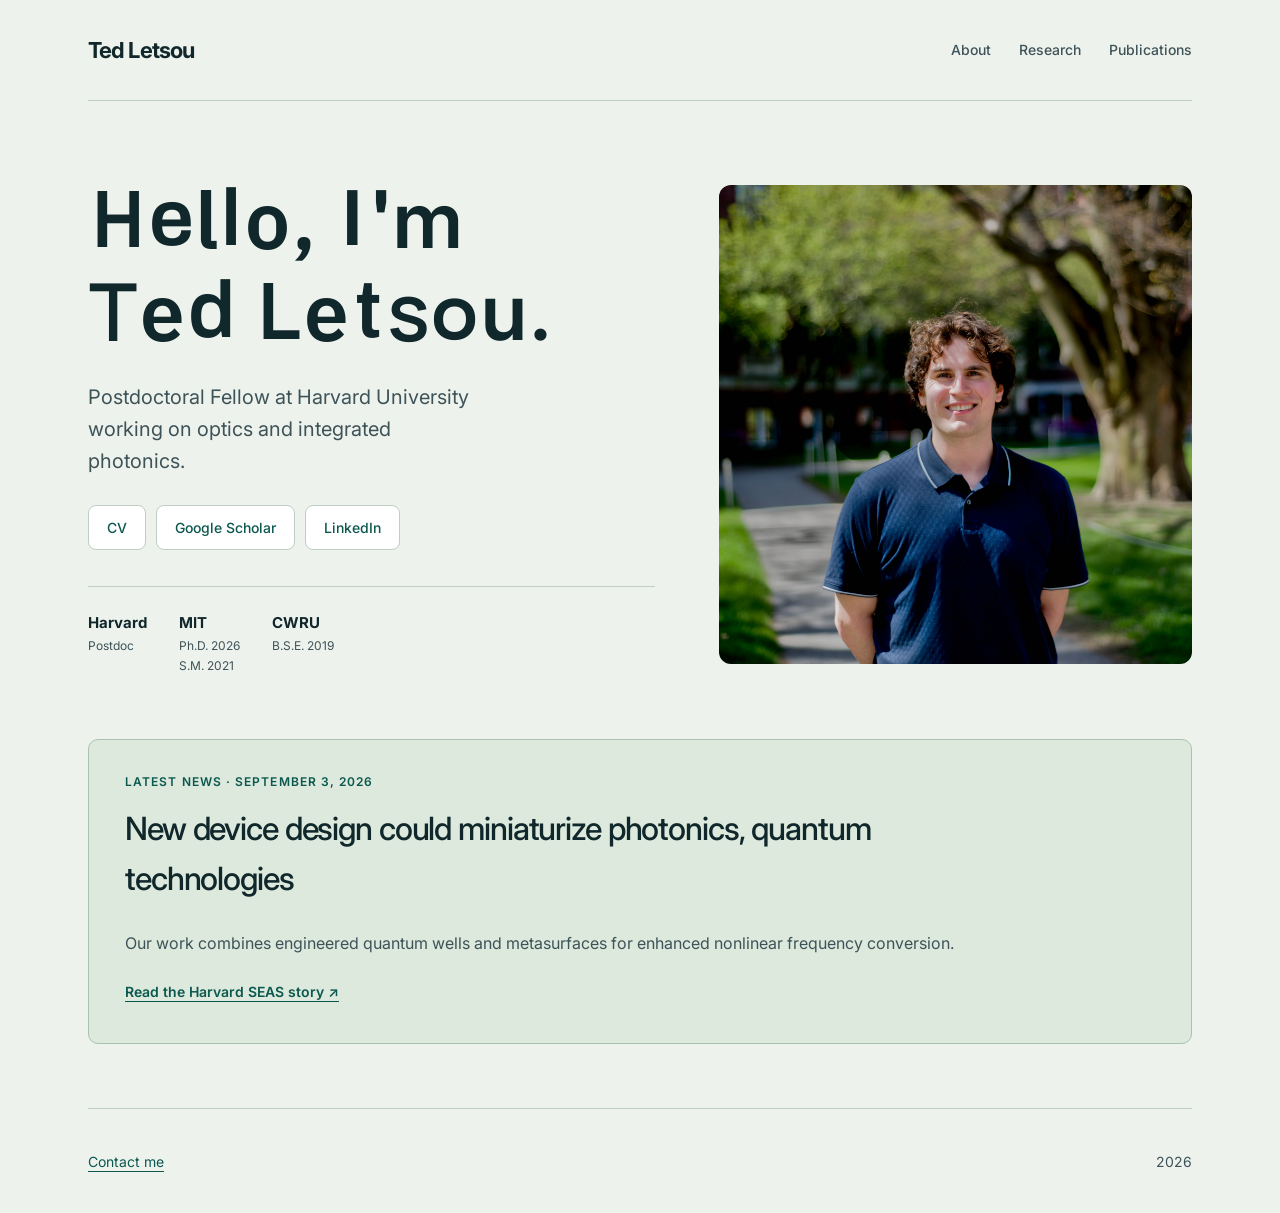
<file: index.html>
<!DOCTYPE html>
<html lang="en">

<head>
  <meta charset="UTF-8" />
  <meta name="viewport" content="width=device-width, initial-scale=1.0" />
  <title>Ted Letsou</title>
  <link rel="icon" type="image/svg+xml" href="./assets/favicon.svg" />
  <meta name="description"
    content="Ted Letsou is a photonics researcher working across optics, lasers, and integrated photonics." />
  <link rel="preconnect" href="https://fonts.googleapis.com" />
  <link rel="preconnect" href="https://fonts.gstatic.com" crossorigin />
  <link href="https://fonts.googleapis.com/css2?family=Inter:wght@300;400;500;600;700;800&display=swap"
    rel="stylesheet" />
  <link href="https://fonts.googleapis.com/css2?family=Archivo:wght@600&family=IBM+Plex+Sans:wght@600&family=Manrope:wght@600&family=Space+Grotesk:wght@600&display=swap" rel="stylesheet" />
  <link rel="stylesheet" href="./styles.css?v=20261006b" />
</head>

<body class="landing-page">


  <a class="skip-link" href="#main">Skip to content</a>
  <div class="page-shell">
    <header class="site-header">
      <div class="site-header__inner">
        <a class="brand" href="./index.html">Ted Letsou</a>

        <nav class="site-nav" aria-label="Primary">
          <a href="./about.html">About</a>
          <a href="./research.html">Research</a>
          <a href="./publications.html">Publications</a>
        </nav>
      </div>
    </header>

    <main id="main" class="hero-wrap">
      <section class="hero">
        <div class="hero__copy">
          <h1 class="hero__title">
            <span class="hero__title-line">Hello, I'm</span>
            <span class="hero__title-line">Ted Letsou.</span>
          </h1>

          <p class="hero__lead">
            Postdoctoral Fellow at Harvard University working on optics and integrated photonics.
          </p>

          <div class="hero__links" id="about">
            <a href="./CV_2026.pdf" target="_blank" rel="noreferrer">CV</a>
            <a href="https://scholar.google.com/citations?hl=en&user=Lo55KNkAAAAJ" target="_blank" rel="noreferrer">
              Google Scholar
            </a>
            <a href="https://www.linkedin.com/in/tedletsou/" target="_blank" rel="noreferrer">
              LinkedIn
            </a>
          </div>

          <div class="hero__stats">
            <div>
              <strong>Harvard</strong>
              <span>Postdoc</span>
            </div>
            <div>
              <strong>MIT</strong>
              <span>Ph.D. 2026</span>
              <span>S.M. 2021</span>
            </div>
            <div>
              <strong>CWRU</strong>
              <span>B.S.E. 2019</span>
            </div>
          </div>
        </div>

        <div class="hero__visual">
          <div class="portrait-ring">
            <img class="portrait-image" src="./assets/cropped2.jpg" alt="Headshot of Ted Letsou" />
          </div>
        </div>
      </section>

      <section class="news-strip news-strip--landing news-strip--featured" aria-label="Latest news"><p class="news-strip__label">Latest news · <time datetime="2026-09-03">September 3, 2026</time></p>
<h2 class="news-strip__text">New device design could miniaturize photonics, quantum technologies</h2>
<p>Our work combines engineered quantum wells and metasurfaces for enhanced nonlinear frequency conversion.</p>
<a class="news-strip__link" href="https://seas.harvard.edu/news/new-device-design-could-miniaturize-photonics-quantum-technologies" target="_blank" rel="noreferrer">Read the Harvard SEAS story ↗</a></section>
    </main>

    <footer class="site-footer" id="contact">
      <a href="mailto:ted@letsou.net">Contact me</a>
      <p>2026</p>
    </footer>
  </div>

    <script src="./script.js?v=20261006b"></script>
</body>

</html>
</file>
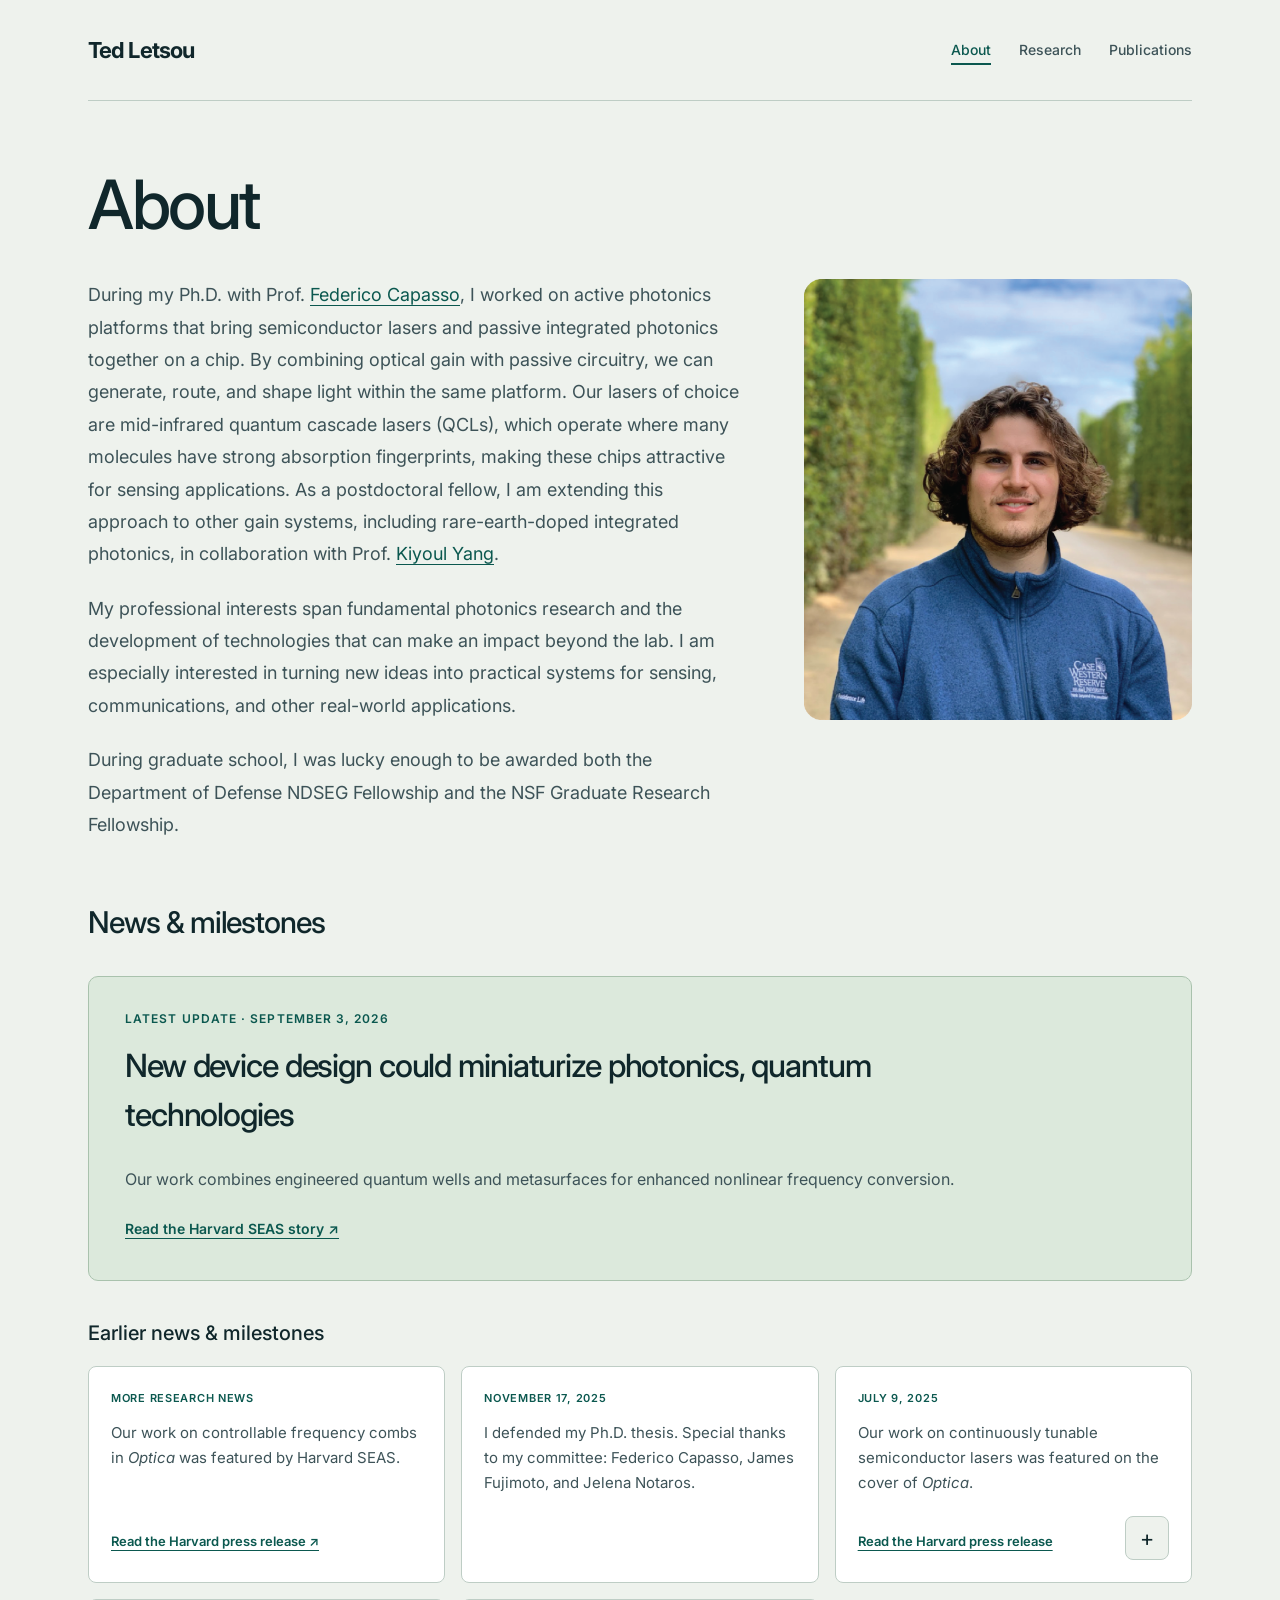
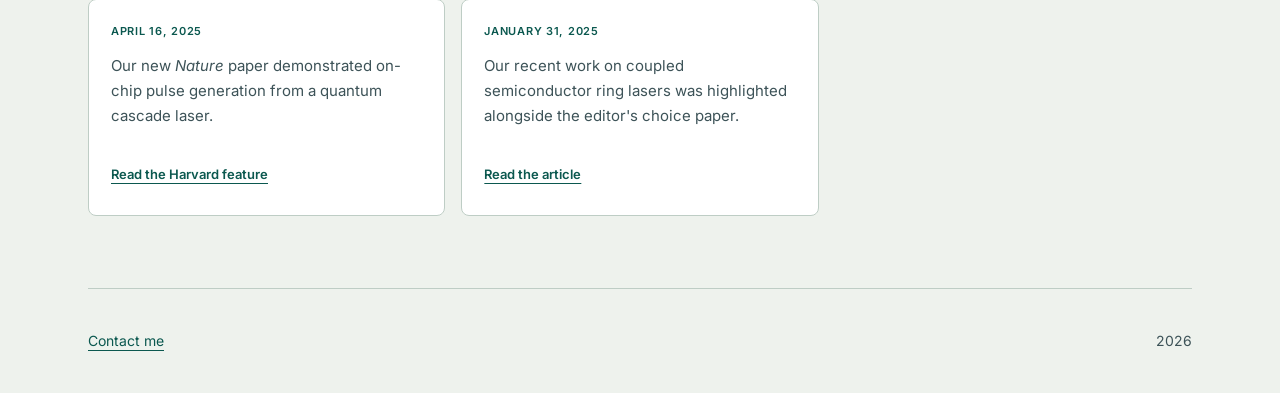
<file: about.html>
<!DOCTYPE html>
<html lang="en">

<head>
  <meta charset="UTF-8" />
  <meta name="viewport" content="width=device-width, initial-scale=1.0" />
  <title>Ted Letsou | About</title>
  <link rel="icon" type="image/svg+xml" href="./assets/favicon.svg" />
  <meta name="description"
    content="Background and recent news for Ted Letsou, a postdoctoral fellow working in optics and photonics." />
  <link rel="preconnect" href="https://fonts.googleapis.com" />
  <link rel="preconnect" href="https://fonts.gstatic.com" crossorigin />
  <link href="https://fonts.googleapis.com/css2?family=Inter:wght@300;400;500;600;700;800&display=swap"
    rel="stylesheet" />
    <link rel="stylesheet" href="./styles.css?v=20261006b" />
</head>

<body class="content-page-body">
  <a class="skip-link" href="#main">Skip to content</a>
  <div class="page-shell">
    <header class="site-header">
      <div class="site-header__inner">
        <a class="brand" href="./index.html">Ted Letsou</a>

        <nav class="site-nav" aria-label="Primary">
          <a href="./about.html" aria-current="page">About</a>
          <a href="./research.html">Research</a>
          <a href="./publications.html">Publications</a>
        </nav>
      </div>
    </header>

    <main id="main" class="content-page">
      <section class="content-page__header content-page__header--compact">
        <h1 class="page-title">
          <span class="page-title__line">About</span>
        </h1>
      </section>

      <section class="about-intro">
        <div class="about-intro__copy">
          <p class="content-page__lead content-page__lead--wide">
            During my Ph.D. with Prof.
            <a href="https://capasso.seas.harvard.edu/" target="_blank" rel="noreferrer">Federico Capasso</a>,
            I worked on active photonics platforms that bring semiconductor lasers and passive integrated
            photonics together on a chip. By combining optical gain with passive circuitry, we can generate,
            route, and shape light within the same platform. Our lasers of choice are mid-infrared quantum
            cascade lasers (QCLs), which operate where many molecules have strong absorption fingerprints,
            making these chips attractive for sensing applications. As a postdoctoral fellow, I am extending
            this approach to other gain systems, including rare-earth-doped integrated photonics, in
            collaboration with Prof.
            <a href="https://sites.google.com/g.harvard.edu/y-lab" target="_blank" rel="noreferrer">Kiyoul Yang</a>.
          </p>
          <p class="content-page__lead content-page__lead--wide">
            My professional interests span fundamental photonics research and the development of technologies that can
            make an impact beyond the lab. I am especially interested in turning new ideas into practical systems for
            sensing, communications, and other real-world applications.
          </p>
          <p class="content-page__lead content-page__lead--wide">
            During graduate school, I was lucky enough to be awarded both the Department of Defense NDSEG Fellowship and
            the NSF Graduate Research Fellowship.
          </p>
        </div>

        <div class="about-intro__visual">
          <img class="about-intro__image" src="./assets/pic.png" alt="Headshot of Ted Letsou" />
        </div>
      </section>

      <section class="content-page__header content-page__header--compact news-carousel__header">
        <h2 class="news-section-title">News &amp; milestones</h2>
        
      </section>

      <section class="news-carousel" aria-label="News and milestones">
        <div class="news-carousel__viewport">
          <div class="news-carousel__track">
<article class="news-strip news-carousel__item news-strip--featured"><p class="news-strip__label">Latest update · <time datetime="2026-09-03">September 3, 2026</time></p>
<h2 class="news-strip__text">New device design could miniaturize photonics, quantum technologies</h2>
<p>Our work combines engineered quantum wells and metasurfaces for enhanced nonlinear frequency conversion.</p>
<a class="news-strip__link" href="https://seas.harvard.edu/news/new-device-design-could-miniaturize-photonics-quantum-technologies" target="_blank" rel="noreferrer">Read the Harvard SEAS story ↗</a></article>
<h3 class="news-archive-title">Earlier news &amp; milestones</h3>
            <article class="news-strip news-carousel__item"><p class="news-strip__label">More research news</p><p class="news-strip__text">Our work on controllable frequency combs in <em>Optica</em> was featured by Harvard SEAS.</p><a class="news-strip__link" href="https://seas.harvard.edu/news/racetrack-shaped-lasers-bright-stable-frequency-combs" target="_blank" rel="noreferrer">Read the Harvard press release ↗</a></article>
<article class="news-strip news-strip--page news-carousel__item">
              <p class="news-strip__label">November 17, 2025</p>
              <p class="news-strip__text">
                I defended my Ph.D. thesis. Special thanks to my committee: Federico Capasso, James
                Fujimoto, and Jelena Notaros.
              </p>
            </article>

            <article
              class="news-strip news-strip--page news-carousel__item news-card news-card--interactive js-news-card">
              <button class="news-card__surface js-news-surface" type="button" aria-expanded="false">
                <p class="news-strip__label">July 9, 2025</p>
                <p class="news-strip__text">
                  Our work on continuously tunable semiconductor lasers was featured on the cover of
                  <em>Optica</em>.
                </p>
              </button>
              <div class="news-card__details js-news-details" hidden>
                <a href="https://opg.optica.org/optica/aboutthecover.cfm?issue=7&amp;volume=12" target="_blank" rel="noreferrer" aria-label="View the Optica cover source">
                <img class="news-card__cover" src="./assets/optica-cover.jpg?v=20261005d"
                  alt="Optica July 2025 cover featuring continuously tunable semiconductor lasers" width="928" height="1200" />
                </a>
              </div>
              <div class="news-card__footer">
                <a class="news-strip__link news-card__link" href="https://seas.harvard.edu/news/tunable-laser-light"
                  target="_blank" rel="noreferrer">
                  Read the Harvard press release
                </a>
                <button class="news-card__toggle js-news-toggle" type="button"
                  aria-expanded="false">
                  +
                </button>
              </div>
            </article>

            <article class="news-strip news-strip--page news-carousel__item">
              <p class="news-strip__label">April 16, 2025</p>
              <p class="news-strip__text">
                Our new <em>Nature</em> paper demonstrated on-chip pulse generation from a quantum
                cascade laser.
              </p>
              <a class="news-strip__link" href="https://seas.harvard.edu/news/compact-mid-infrared-pulse-generator"
                target="_blank" rel="noreferrer">
                Read the Harvard feature
              </a>
            </article>

            <article class="news-strip news-strip--page news-carousel__item">
              <p class="news-strip__label">January 31, 2025</p>
              <p class="news-strip__text">
                Our recent work on coupled semiconductor ring lasers was highlighted alongside the
                editor&apos;s choice paper.
              </p>
              <a class="news-strip__link"
                href="https://phys.org/news/2025-01-coupled-semiconductor-lasers-generate-optical.html" target="_blank"
                rel="noreferrer">
                Read the article
              </a>
            </article>
          </div>
        </div>
      </section>
    </main>

    <footer class="site-footer">
      <a href="mailto:ted@letsou.net">Contact me</a>
      <p>2026</p>
    </footer>
  </div>

    <script src="./script.js?v=20261006b"></script>
</body>

</html>
</file>
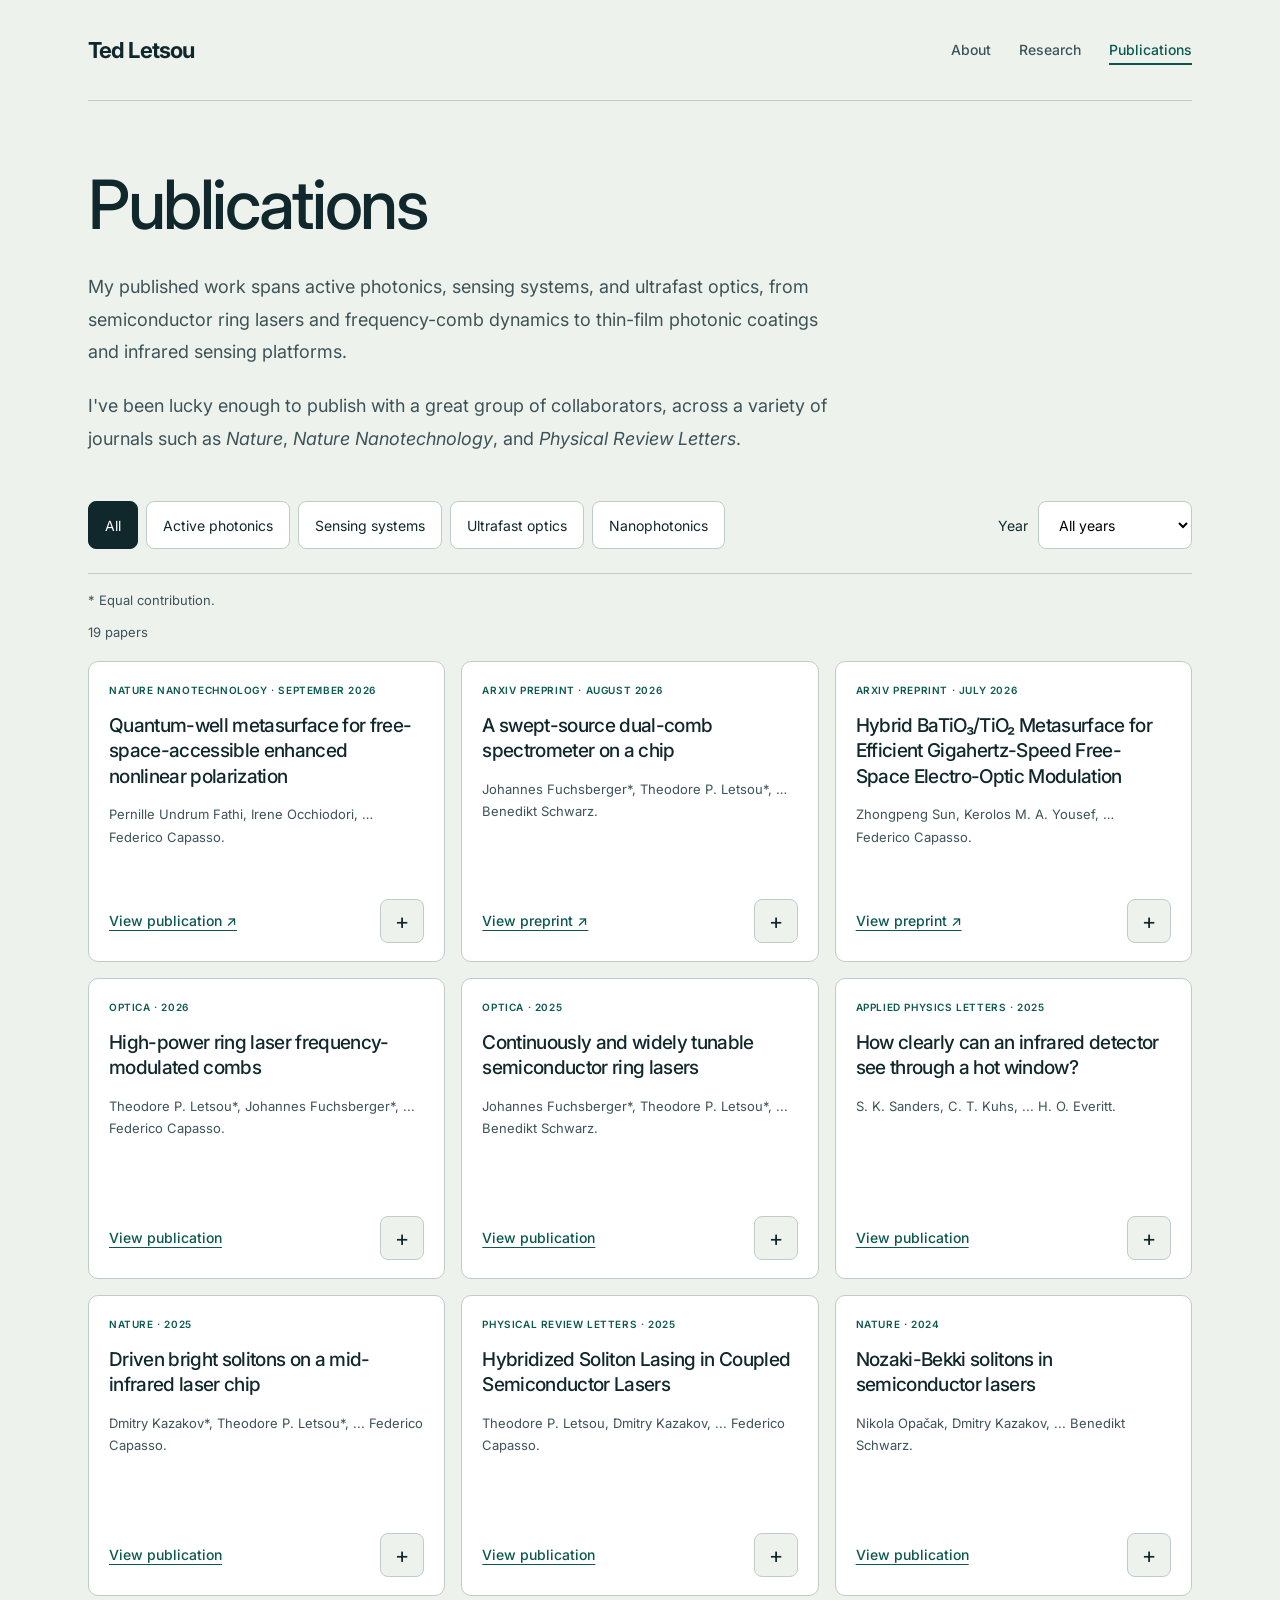
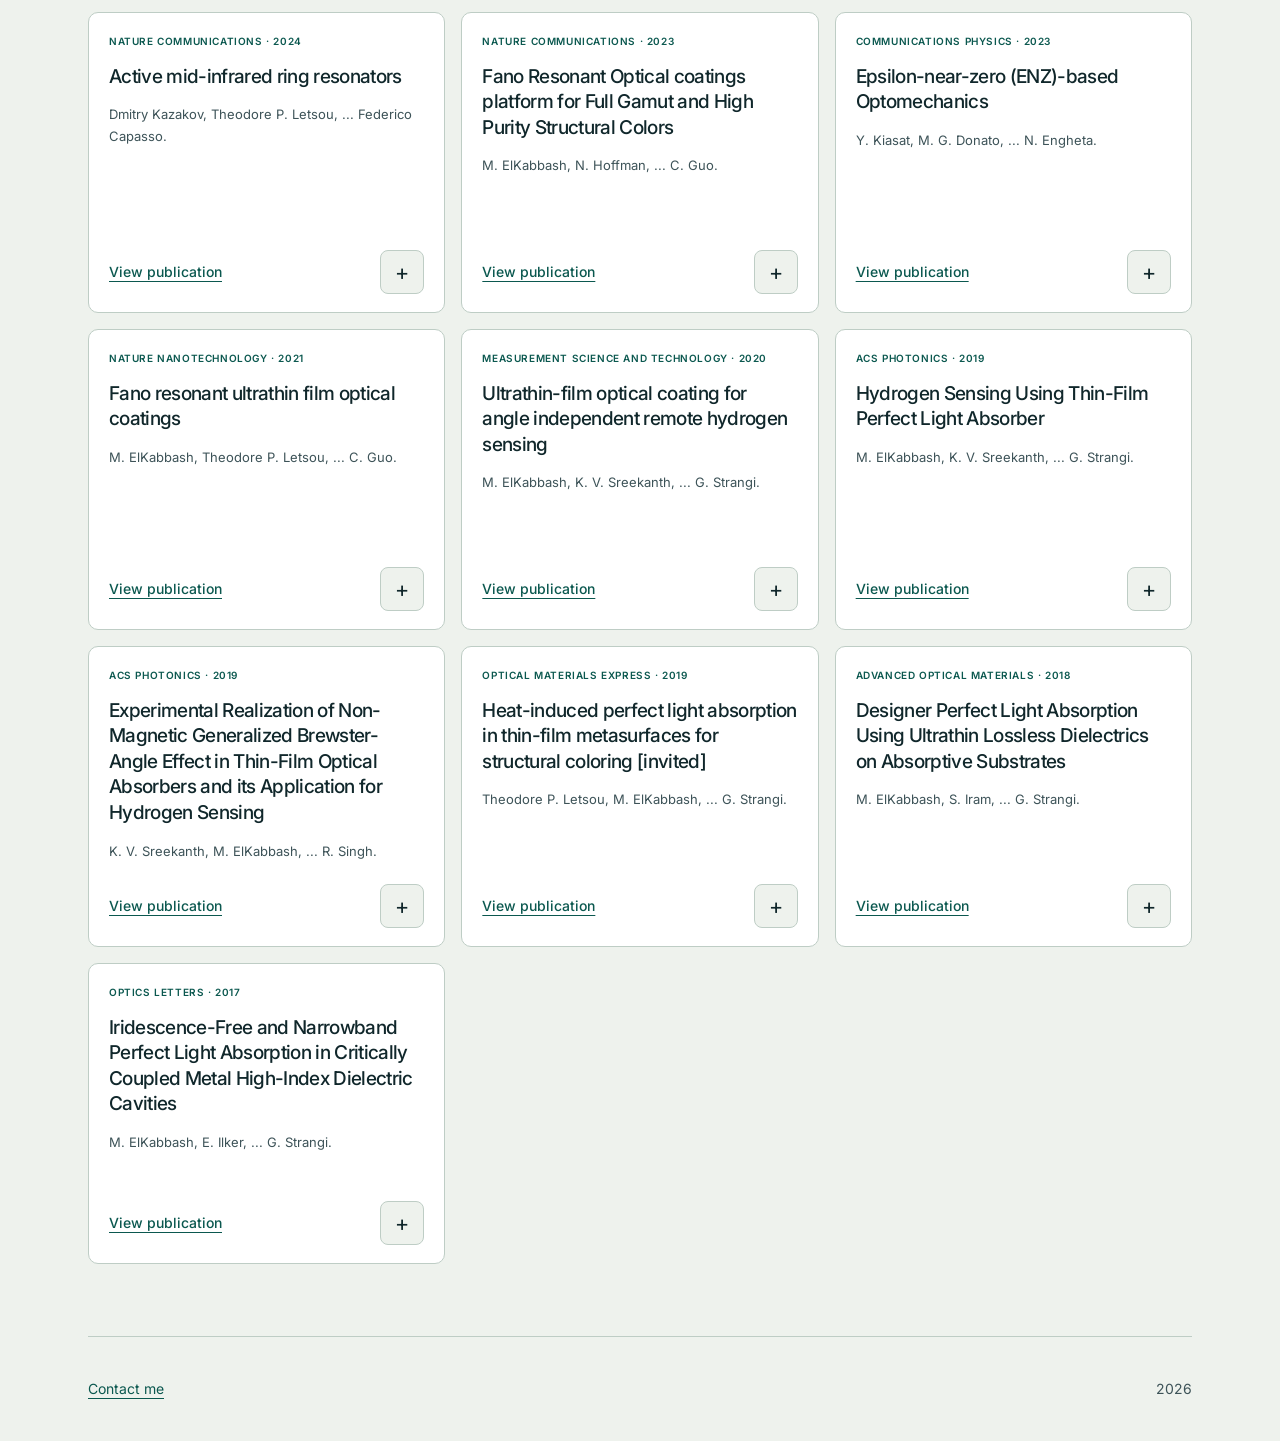
<file: publications.html>
<!DOCTYPE html>
<html lang="en">

<head>
  <meta charset="UTF-8" />
  <meta name="viewport" content="width=device-width, initial-scale=1.0" />
  <title>Ted Letsou | Publications</title>
  <link rel="icon" type="image/svg+xml" href="./assets/favicon.svg" />
  <meta name="description"
    content="Published work by Ted Letsou across active photonics, sensing systems, and ultrafast optical dynamics." />
  <link rel="preconnect" href="https://fonts.googleapis.com" />
  <link rel="preconnect" href="https://fonts.gstatic.com" crossorigin />
  <link href="https://fonts.googleapis.com/css2?family=Inter:wght@300;400;500;600;700;800&display=swap"
    rel="stylesheet" />
  <link rel="stylesheet" href="./styles.css?v=20261006b" />
</head>

<body class="content-page-body">
  <a class="skip-link" href="#main">Skip to content</a>
  <div class="page-shell">
    <header class="site-header">
      <div class="site-header__inner">
        <a class="brand" href="./index.html">Ted Letsou</a>

        <nav class="site-nav" aria-label="Primary">
          <a href="./about.html">About</a>
          <a href="./research.html">Research</a>
          <a href="./publications.html" aria-current="page">Publications</a>
        </nav>
      </div>
    </header>

    <main id="main" class="content-page">
      <section class="content-page__header content-page__header--compact">
        <h1 class="page-title">
          <span class="page-title__line">Publications</span>
        </h1>
        <p class="content-page__lead">
          My published work spans active photonics, sensing systems, and ultrafast optics, from
          semiconductor ring lasers and frequency-comb dynamics to thin-film photonic coatings
          and infrared sensing platforms.
        </p>
        <p class="content-page__lead">
          I've been lucky enough to publish with a great group of collaborators, across
          a variety of journals such as <i>Nature</i>, <i>Nature Nanotechnology</i>, and <i>Physical Review Letters</i>.
        </p>
      </section>

      <section class="publication-controls" aria-label="Publication filters">
        <div class="publication-controls__themes" role="group" aria-label="Themes">
          <button class="publication-filter is-active" type="button" data-theme="all">All</button>
          <button class="publication-filter" type="button" data-theme="active-photonics">Active photonics</button>
          <button class="publication-filter" type="button" data-theme="sensing-systems">Sensing systems</button>
          <button class="publication-filter" type="button" data-theme="ultrafast-optics">Ultrafast optics</button>
<button class="publication-filter" type="button" data-theme="nanophotonics">Nanophotonics</button>
        </div>

        <label class="publication-controls__year">
          <span>Year</span>
          <select class="publication-year-select" aria-label="Filter by year">
            <option value="all">All years</option>
            <option value="2026">2026</option>
            <option value="2025">2025</option>
            <option value="2024">2024</option>
            <option value="2023">2023</option>
            <option value="2021">2021</option>
            <option value="2020">2020</option>
            <option value="2019">2019</option>
            <option value="2018">2018</option>
            <option value="2017">2017</option>
          </select>
        </label>
      </section>

      <p class="contribution-note">* Equal contribution.</p>
      <p class="publication-status" role="status" aria-live="polite"></p>
<section class="publication-grid publication-grid--three" aria-label="Publication list">
<article class="publication-card publication-card--compact publication-card--interactive js-publication-card" data-themes="nanophotonics" data-year="2026">
 <button class="publication-card__surface js-publication-surface" type="button" aria-expanded="false">
 <p class="publication-card__meta">Nature Nanotechnology · September 2026</p><h2>Quantum-well metasurface for free-space-accessible enhanced nonlinear polarization</h2>
 <p class="publication-card__authors js-publication-authors" data-short-authors="Pernille Undrum Fathi, Irene Occhiodori, … Federico Capasso." data-full-authors="Pernille Undrum Fathi, Irene Occhiodori, Patrick Devaney, Amberly Ricks, Rithvik Ramesh, Yiwei Ju, Moaz Waqar, Theodore P. Letsou, Christina M. Spägele, Hyunseung Jung, Igal Brener, Xiaoqing Pan, Marcus Ossiander, Seth R. Bank, and Federico Capasso.">Pernille Undrum Fathi, Irene Occhiodori, … Federico Capasso.</p></button>
 <div class="publication-card__details js-publication-details" hidden><p class="publication-card__abstract">Engineered quantum wells and a dielectric metasurface enhance free-space-accessible nonlinear polarization for near-infrared frequency conversion.</p></div>
 <div class="publication-card__footer"><a class="publication-card__link" href="https://www.nature.com/articles/s41565-026-02268-0" target="_blank" rel="noreferrer">View publication ↗</a><button class="publication-card__toggle js-publication-toggle" type="button" aria-expanded="false" aria-label="Expand details">+</button></div></article>
<article class="publication-card publication-card--compact publication-card--interactive js-publication-card" data-themes="active-photonics sensing-systems ultrafast-optics" data-year="2026">
 <button class="publication-card__surface js-publication-surface" type="button" aria-expanded="false">
 <p class="publication-card__meta">arXiv preprint · August 2026</p><h2>A swept-source dual-comb spectrometer on a chip</h2>
 <p class="publication-card__authors js-publication-authors" data-short-authors="Johannes Fuchsberger*, Theodore P. Letsou*, … Benedikt Schwarz." data-full-authors="Johannes Fuchsberger*, Theodore P. Letsou*, Paul Chevalier, Marcus Ossiander, Dmitry Kazakov, Federico Capasso, and Benedikt Schwarz.">Johannes Fuchsberger*, Theodore P. Letsou*, … Benedikt Schwarz.</p></button>
 <div class="publication-card__details js-publication-details" hidden><p class="publication-card__abstract">Two racetrack semiconductor lasers on one chip enable swept-source dual-comb spectroscopy in the mid-infrared. Johannes Fuchsberger and Theodore P. Letsou contributed equally.</p></div>
 <div class="publication-card__footer"><a class="publication-card__link" href="https://arxiv.org/abs/2608.22827" target="_blank" rel="noreferrer">View preprint ↗</a><button class="publication-card__toggle js-publication-toggle" type="button" aria-expanded="false" aria-label="Expand details">+</button></div></article>
<article class="publication-card publication-card--compact publication-card--interactive js-publication-card" data-themes="nanophotonics" data-year="2026">
 <button class="publication-card__surface js-publication-surface" type="button" aria-expanded="false">
 <p class="publication-card__meta">arXiv preprint · July 2026</p><h2>Hybrid BaTiO₃/TiO₂ Metasurface for Efficient Gigahertz-Speed Free-Space Electro-Optic Modulation</h2>
 <p class="publication-card__authors js-publication-authors" data-short-authors="Zhongpeng Sun, Kerolos M. A. Yousef, … Federico Capasso." data-full-authors="Zhongpeng Sun, Kerolos M. A. Yousef, Michael Domm, Agham Posadas, Xudong Li, Marcus Ossiander, Maryna L. Meretska, Yiwei Ju, Isabel Barth, Jason Tischler, Theodore P. Letsou, Moaz Waqar, Amirhassan Shams-Ansari, Xiaoqing Pan, Alexander A. Demkov, and Federico Capasso.">Zhongpeng Sun, Kerolos M. A. Yousef, … Federico Capasso.</p></button>
 <div class="publication-card__details js-publication-details" hidden><p class="publication-card__abstract">A hybrid barium titanate and titanium dioxide metasurface enables efficient free-space electro-optic modulation with a measured bandwidth of approximately 0.8 GHz.</p></div>
 <div class="publication-card__footer"><a class="publication-card__link" href="https://arxiv.org/abs/2608.00286" target="_blank" rel="noreferrer">View preprint ↗</a><button class="publication-card__toggle js-publication-toggle" type="button" aria-expanded="false" aria-label="Expand details">+</button></div></article>
        <article class="publication-card publication-card--compact publication-card--interactive js-publication-card"
          data-themes="active-photonics ultrafast-optics" data-year="2026">
          <button class="publication-card__surface js-publication-surface" type="button" aria-expanded="false">
            <p class="publication-card__meta">Optica · 2026</p>
            <h2>High-power ring laser frequency-modulated combs</h2>
            <p class="publication-card__authors js-publication-authors"
              data-short-authors="Theodore P. Letsou*, Johannes Fuchsberger*, ... Federico Capasso."
              data-full-authors="Theodore P. Letsou*, Johannes Fuchsberger*, Nikola Opačak, Dmitry Kazakov, Pascal Chevalier, Benedikt Schwarz, and Federico Capasso.">
              Theodore P. Letsou*, Johannes Fuchsberger*, ... Federico Capasso.
            </p>
          </button>
          <div class="publication-card__details js-publication-details" hidden>
            <p class="publication-card__abstract">
              High-power semiconductor ring lasers engineered for robust frequency-modulated comb operation in the
              mid-infrared.
            </p>
          </div>
          <div class="publication-card__footer">
            <a class="publication-card__link" href="https://doi.org/10.1364/OPTICA.582100" target="_blank"
              rel="noreferrer">View publication</a>
            <button class="publication-card__toggle js-publication-toggle" type="button" aria-expanded="false"
              aria-label="Expand details">+</button>
          </div>
        </article>

        <article class="publication-card publication-card--compact publication-card--interactive js-publication-card"
          data-themes="active-photonics" data-year="2025">
          <button class="publication-card__surface js-publication-surface" type="button" aria-expanded="false">
            <p class="publication-card__meta">Optica · 2025</p>
            <h2>Continuously and widely tunable semiconductor ring lasers</h2>
            <p class="publication-card__authors js-publication-authors"
              data-short-authors="Johannes Fuchsberger*, Theodore P. Letsou*, ... Benedikt Schwarz."
              data-full-authors="Johannes Fuchsberger*, Theodore P. Letsou*, Dmitry Kazakov, Rolf Szedlak, Federico Capasso, and Benedikt Schwarz.">
              Johannes Fuchsberger*, Theodore P. Letsou*, ... Benedikt Schwarz.
            </p>
          </button>
          <div class="publication-card__details js-publication-details" hidden>
            <p class="publication-card__abstract">
              Widely tunable ring-laser architectures for compact active mid-infrared photonics platforms.
            </p>
          </div>
          <div class="publication-card__footer">
            <a class="publication-card__link" href="https://doi.org/10.1364/OPTICA.559884" target="_blank"
              rel="noreferrer">View publication</a>
            <button class="publication-card__toggle js-publication-toggle" type="button" aria-expanded="false"
              aria-label="Expand details">+</button>
          </div>
        </article>

        <article class="publication-card publication-card--compact publication-card--interactive js-publication-card"
          data-themes="sensing-systems" data-year="2025">
          <button class="publication-card__surface js-publication-surface" type="button" aria-expanded="false">
            <p class="publication-card__meta">Applied Physics Letters · 2025</p>
            <h2>How clearly can an infrared detector see through a hot window?</h2>
            <p class="publication-card__authors js-publication-authors"
              data-short-authors="S. K. Sanders, C. T. Kuhs, ... H. O. Everitt."
              data-full-authors="S. K. Sanders, C. T. Kuhs, Theodore P. Letsou, and Henry O. Everitt.">
              S. K. Sanders, C. T. Kuhs, ... H. O. Everitt.
            </p>
          </button>
          <div class="publication-card__details js-publication-details" hidden>
            <p class="publication-card__abstract">
              Infrared detection and imaging performance under thermally challenging sensing conditions.
            </p>
          </div>
          <div class="publication-card__footer">
            <a class="publication-card__link" href="https://doi.org/10.1063/5.0266983" target="_blank"
              rel="noreferrer">View publication</a>
            <button class="publication-card__toggle js-publication-toggle" type="button" aria-expanded="false"
              aria-label="Expand details">+</button>
          </div>
        </article>

        <article class="publication-card publication-card--compact publication-card--interactive js-publication-card"
          data-themes="ultrafast-optics active-photonics" data-year="2025">
          <button class="publication-card__surface js-publication-surface" type="button" aria-expanded="false">
            <p class="publication-card__meta">Nature · 2025</p>
            <h2>Driven bright solitons on a mid-infrared laser chip</h2>
            <p class="publication-card__authors js-publication-authors"
              data-short-authors="Dmitry Kazakov*, Theodore P. Letsou*, ... Federico Capasso."
              data-full-authors="Dmitry Kazakov*, Theodore P. Letsou*, Marco Piccardo, Lorenzo L. Columbo, Massimo Brambilla, Franco Prati, Sandro Dal Cin, Maximilian Beiser, Nikola Opačak, Michael Pushkarsky, David Caffey, Timothy Day, Luigi A. Lugiato, Benedikt Schwarz, and Federico Capasso.">
              Dmitry Kazakov*, Theodore P. Letsou*, ... Federico Capasso.
            </p>
          </button>
          <div class="publication-card__details js-publication-details" hidden>
            <p class="publication-card__abstract">
              Chip-scale bright soliton states in driven mid-infrared semiconductor laser systems.
            </p>
          </div>
          <div class="publication-card__footer">
            <a class="publication-card__link" href="https://doi.org/10.1038/s41586-025-08853-y" target="_blank"
              rel="noreferrer">View publication</a>
            <button class="publication-card__toggle js-publication-toggle" type="button" aria-expanded="false"
              aria-label="Expand details">+</button>
          </div>
        </article>

        <article class="publication-card publication-card--compact publication-card--interactive js-publication-card"
          data-themes="ultrafast-optics active-photonics" data-year="2025">
          <button class="publication-card__surface js-publication-surface" type="button" aria-expanded="false">
            <p class="publication-card__meta">Physical Review Letters · 2025</p>
            <h2>Hybridized Soliton Lasing in Coupled Semiconductor Lasers</h2>
            <p class="publication-card__authors js-publication-authors"
              data-short-authors="Theodore P. Letsou, Dmitry Kazakov, ... Federico Capasso."
              data-full-authors="Theodore P. Letsou, Dmitry Kazakov, Marco Piccardo, Pawan Ratra, Lorenzo L. Columbo, Massimo Brambilla, Franco Prati, Cristina Rimoldi, Sandro Dal Cin, Nikola Opačak, Henry O. Everitt, Benedikt Schwarz, and Federico Capasso.">
              Theodore P. Letsou, Dmitry Kazakov, ... Federico Capasso.
            </p>
          </button>
          <div class="publication-card__details js-publication-details" hidden>
            <p class="publication-card__abstract">
              Coupled semiconductor lasers supporting hybridized soliton lasing and controllable comb dynamics.
            </p>
          </div>
          <div class="publication-card__footer">
            <a class="publication-card__link" href="https://doi.org/10.1103/PhysRevLett.134.023802" target="_blank"
              rel="noreferrer">View publication</a>
            <button class="publication-card__toggle js-publication-toggle" type="button" aria-expanded="false"
              aria-label="Expand details">+</button>
          </div>
        </article>

        <article class="publication-card publication-card--compact publication-card--interactive js-publication-card"
          data-themes="ultrafast-optics active-photonics" data-year="2024">
          <button class="publication-card__surface js-publication-surface" type="button" aria-expanded="false">
            <p class="publication-card__meta">Nature · 2024</p>
            <h2>Nozaki-Bekki solitons in semiconductor lasers</h2>
            <p class="publication-card__authors js-publication-authors"
              data-short-authors="Nikola Opačak, Dmitry Kazakov, ... Benedikt Schwarz."
              data-full-authors="Nikola Opačak, Dmitry Kazakov, Lorenzo L. Columbo, Maximilian Beiser, Theodore P. Letsou, Florian Pilat, Massimo Brambilla, Franco Prati, Marco Piccardo, Federico Capasso, and Benedikt Schwarz.">
              Nikola Opačak, Dmitry Kazakov, ... Benedikt Schwarz.
            </p>
          </button>
          <div class="publication-card__details js-publication-details" hidden>
            <p class="publication-card__abstract">
              Soliton formation and nonlinear spatiotemporal states in semiconductor laser cavities.
            </p>
          </div>
          <div class="publication-card__footer">
            <a class="publication-card__link" href="https://doi.org/10.1038/s41586-023-06915-7" target="_blank"
              rel="noreferrer">View publication</a>
            <button class="publication-card__toggle js-publication-toggle" type="button" aria-expanded="false"
              aria-label="Expand details">+</button>
          </div>
        </article>

        <article class="publication-card publication-card--compact publication-card--interactive js-publication-card"
          data-themes="active-photonics" data-year="2024">
          <button class="publication-card__surface js-publication-surface" type="button" aria-expanded="false">
            <p class="publication-card__meta">Nature Communications · 2024</p>
            <h2>Active mid-infrared ring resonators</h2>
            <p class="publication-card__authors js-publication-authors"
              data-short-authors="Dmitry Kazakov, Theodore P. Letsou, ... Federico Capasso."
              data-full-authors="Dmitry Kazakov, Theodore P. Letsou, Maximilian Beiser, Yiyang Zhi, Nikola Opačak, Marco Piccardo, Benedikt Schwarz, and Federico Capasso.">
              Dmitry Kazakov, Theodore P. Letsou, ... Federico Capasso.
            </p>
          </button>
          <div class="publication-card__details js-publication-details" hidden>
            <p class="publication-card__abstract">
              Active integrated ring-resonator photonics for mid-infrared light generation and control.
            </p>
          </div>
          <div class="publication-card__footer">
            <a class="publication-card__link" href="https://doi.org/10.1038/s41467-023-44628-7" target="_blank"
              rel="noreferrer">View publication</a>
            <button class="publication-card__toggle js-publication-toggle" type="button" aria-expanded="false"
              aria-label="Expand details">+</button>
          </div>
        </article>

        <article class="publication-card publication-card--compact publication-card--interactive js-publication-card"
          data-themes="sensing-systems" data-year="2023">
          <button class="publication-card__surface js-publication-surface" type="button" aria-expanded="false">
            <p class="publication-card__meta">Nature Communications · 2023</p>
            <h2>Fano Resonant Optical coatings platform for Full Gamut and High Purity Structural Colors</h2>
            <p class="publication-card__authors js-publication-authors"
              data-short-authors="M. ElKabbash, N. Hoffman, ... C. Guo."
              data-full-authors="M. ElKabbash, N. Hoffman, A. R. Lininger, S. A. Jalil, Theodore P. Letsou, M. Hinczewski, G. Strangi, and C. Guo.">
              M. ElKabbash, N. Hoffman, ... C. Guo.
            </p>
          </button>
          <div class="publication-card__details js-publication-details" hidden>
            <p class="publication-card__abstract">
              Fano-coated photonic films for full-gamut structural color and high-purity optical response.
            </p>
          </div>
          <div class="publication-card__footer">
            <a class="publication-card__link" href="https://doi.org/10.1038/s41467-023-39602-2" target="_blank"
              rel="noreferrer">View publication</a>
            <button class="publication-card__toggle js-publication-toggle" type="button" aria-expanded="false"
              aria-label="Expand details">+</button>
          </div>
        </article>

        <article class="publication-card publication-card--compact publication-card--interactive js-publication-card"
          data-themes="sensing-systems" data-year="2023">
          <button class="publication-card__surface js-publication-surface" type="button" aria-expanded="false">
            <p class="publication-card__meta">Communications Physics · 2023</p>
            <h2>Epsilon-near-zero (ENZ)-based Optomechanics</h2>
            <p class="publication-card__authors js-publication-authors"
              data-short-authors="Y. Kiasat, M. G. Donato, ... N. Engheta."
              data-full-authors="Y. Kiasat, M. G. Donato, M. Hinczewski, M. ElKabbash, Theodore P. Letsou, R. Saija, O. M. Marago, G. Strangi, and N. Engheta.">
              Y. Kiasat, M. G. Donato, ... N. Engheta.
            </p>
          </button>
          <div class="publication-card__details js-publication-details" hidden>
            <p class="publication-card__abstract">
              ENZ platforms enabling optomechanical forces and light-matter control in thin-film systems.
            </p>
          </div>
          <div class="publication-card__footer">
            <a class="publication-card__link" href="https://doi.org/10.1038/s42005-023-01186-0" target="_blank"
              rel="noreferrer">View publication</a>
            <button class="publication-card__toggle js-publication-toggle" type="button" aria-expanded="false"
              aria-label="Expand details">+</button>
          </div>
        </article>

        <article class="publication-card publication-card--compact publication-card--interactive js-publication-card"
          data-themes="sensing-systems" data-year="2021">
          <button class="publication-card__surface js-publication-surface" type="button" aria-expanded="false">
            <p class="publication-card__meta">Nature Nanotechnology · 2021</p>
            <h2>Fano resonant ultrathin film optical coatings</h2>
            <p class="publication-card__authors js-publication-authors"
              data-short-authors="M. ElKabbash, Theodore P. Letsou, ... C. Guo."
              data-full-authors="M. ElKabbash, Theodore P. Letsou, S. A. Jalil, N. Hoffman, J. Zhang, J. Rutledge, C. H. Fann, M. Hinczewski, G. Strangi, and C. Guo.">
              M. ElKabbash, Theodore P. Letsou, ... C. Guo.
            </p>
          </button>
          <div class="publication-card__details js-publication-details" hidden>
            <p class="publication-card__abstract">
              Ultrafine resonant coatings engineered for strong spectral control in thin-film optics.
            </p>
          </div>
          <div class="publication-card__footer">
            <a class="publication-card__link" href="https://doi.org/10.1038/s41565-020-00841-9" target="_blank"
              rel="noreferrer">View publication</a>
            <button class="publication-card__toggle js-publication-toggle" type="button" aria-expanded="false"
              aria-label="Expand details">+</button>
          </div>
        </article>

        <article class="publication-card publication-card--compact publication-card--interactive js-publication-card"
          data-themes="sensing-systems" data-year="2020">
          <button class="publication-card__surface js-publication-surface" type="button" aria-expanded="false">
            <p class="publication-card__meta">Measurement Science and Technology · 2020</p>
            <h2>Ultrathin-film optical coating for angle independent remote hydrogen sensing</h2>
            <p class="publication-card__authors js-publication-authors"
              data-short-authors="M. ElKabbash, K. V. Sreekanth, ... G. Strangi."
              data-full-authors="M. ElKabbash, K. V. Sreekanth, A. Fraiwan, J. Cole, Y. Alapan, Theodore P. Letsou, N. Hoffman, C. Guo, M. Sankaran, U. Gurkan, M. Hinczewski, and G. Strangi.">
              M. ElKabbash, K. V. Sreekanth, ... G. Strangi.
            </p>
          </button>
          <div class="publication-card__details js-publication-details" hidden>
            <p class="publication-card__abstract">
              Angle-independent thin-film coatings tailored for robust remote hydrogen detection.
            </p>
          </div>
          <div class="publication-card__footer">
            <a class="publication-card__link" href="https://doi.org/10.1088/1361-6501/ab9fd8" target="_blank"
              rel="noreferrer">View publication</a>
            <button class="publication-card__toggle js-publication-toggle" type="button" aria-expanded="false"
              aria-label="Expand details">+</button>
          </div>
        </article>

        <article class="publication-card publication-card--compact publication-card--interactive js-publication-card"
          data-themes="sensing-systems" data-year="2019">
          <button class="publication-card__surface js-publication-surface" type="button" aria-expanded="false">
            <p class="publication-card__meta">ACS Photonics · 2019</p>
            <h2>Hydrogen Sensing Using Thin-Film Perfect Light Absorber</h2>
            <p class="publication-card__authors js-publication-authors"
              data-short-authors="M. ElKabbash, K. V. Sreekanth, ... G. Strangi."
              data-full-authors="M. ElKabbash, K. V. Sreekanth, J. Cole, M. Kim, Y. Alapan, A. Fraiwan, Y. Li, Theodore P. Letsou, M. Sankaran, U. Gurkan, M. Hinczewski, and G. Strangi.">
              M. ElKabbash, K. V. Sreekanth, ... G. Strangi.
            </p>
          </button>
          <div class="publication-card__details js-publication-details" hidden>
            <p class="publication-card__abstract">
              Perfect-light-absorber thin films designed for hydrogen sensing with strong optical contrast.
            </p>
          </div>
          <div class="publication-card__footer">
            <a class="publication-card__link" href="https://doi.org/10.1021/acsphotonics.9b00764" target="_blank"
              rel="noreferrer">View publication</a>
            <button class="publication-card__toggle js-publication-toggle" type="button" aria-expanded="false"
              aria-label="Expand details">+</button>
          </div>
        </article>

        <article class="publication-card publication-card--compact publication-card--interactive js-publication-card"
          data-themes="sensing-systems" data-year="2019">
          <button class="publication-card__surface js-publication-surface" type="button" aria-expanded="false">
            <p class="publication-card__meta">ACS Photonics · 2019</p>
            <h2>Experimental Realization of Non-Magnetic Generalized Brewster-Angle Effect in Thin-Film Optical
              Absorbers and its Application for Hydrogen Sensing</h2>
            <p class="publication-card__authors js-publication-authors"
              data-short-authors="K. V. Sreekanth, M. ElKabbash, ... R. Singh."
              data-full-authors="K. V. Sreekanth, M. ElKabbash, R. Medwal, J. Zhang, Theodore P. Letsou, G. Strangi, M. Hinczewski, R. S. Rawat, C. Guo, and R. Singh.">
              K. V. Sreekanth, M. ElKabbash, ... R. Singh.
            </p>
          </button>
          <div class="publication-card__details js-publication-details" hidden>
            <p class="publication-card__abstract">
              Generalized Brewster-angle absorber physics applied to thin-film hydrogen sensing platforms.
            </p>
          </div>
          <div class="publication-card__footer">
            <a class="publication-card__link" href="https://doi.org/10.1021/acsphotonics.9b00564" target="_blank"
              rel="noreferrer">View publication</a>
            <button class="publication-card__toggle js-publication-toggle" type="button" aria-expanded="false"
              aria-label="Expand details">+</button>
          </div>
        </article>

        <article class="publication-card publication-card--compact publication-card--interactive js-publication-card"
          data-themes="sensing-systems" data-year="2019">
          <button class="publication-card__surface js-publication-surface" type="button" aria-expanded="false">
            <p class="publication-card__meta">Optical Materials Express · 2019</p>
            <h2>Heat-induced perfect light absorption in thin-film metasurfaces for structural coloring [invited]</h2>
            <p class="publication-card__authors js-publication-authors"
              data-short-authors="Theodore P. Letsou, M. ElKabbash, ... G. Strangi."
              data-full-authors="Theodore P. Letsou, M. ElKabbash, S. Iram, M. Hinczewski, and G. Strangi.">
              Theodore P. Letsou, M. ElKabbash, ... G. Strangi.
            </p>
          </button>
          <div class="publication-card__details js-publication-details" hidden>
            <p class="publication-card__abstract">
              Thin-film metasurfaces using thermal control to reach perfect absorption and structural color tuning.
            </p>
          </div>
          <div class="publication-card__footer">
            <a class="publication-card__link" href="https://doi.org/10.1364/OME.9.001386" target="_blank"
              rel="noreferrer">View publication</a>
            <button class="publication-card__toggle js-publication-toggle" type="button" aria-expanded="false"
              aria-label="Expand details">+</button>
          </div>
        </article>

        <article class="publication-card publication-card--compact publication-card--interactive js-publication-card"
          data-themes="sensing-systems" data-year="2018">
          <button class="publication-card__surface js-publication-surface" type="button" aria-expanded="false">
            <p class="publication-card__meta">Advanced Optical Materials · 2018</p>
            <h2>Designer Perfect Light Absorption Using Ultrathin Lossless Dielectrics on Absorptive Substrates</h2>
            <p class="publication-card__authors js-publication-authors"
              data-short-authors="M. ElKabbash, S. Iram, ... G. Strangi."
              data-full-authors="M. ElKabbash, S. Iram, Theodore P. Letsou, M. Hinczewski, and G. Strangi.">
              M. ElKabbash, S. Iram, ... G. Strangi.
            </p>
          </button>
          <div class="publication-card__details js-publication-details" hidden>
            <p class="publication-card__abstract">
              Ultrathin dielectric design strategies for perfect absorption on lossy optical substrates.
            </p>
          </div>
          <div class="publication-card__footer">
            <a class="publication-card__link" href="https://doi.org/10.1002/adom.201800672" target="_blank"
              rel="noreferrer">View publication</a>
            <button class="publication-card__toggle js-publication-toggle" type="button" aria-expanded="false"
              aria-label="Expand details">+</button>
          </div>
        </article>

        <article class="publication-card publication-card--compact publication-card--interactive js-publication-card"
          data-themes="sensing-systems" data-year="2017">
          <button class="publication-card__surface js-publication-surface" type="button" aria-expanded="false">
            <p class="publication-card__meta">Optics Letters · 2017</p>
            <h2>Iridescence-Free and Narrowband Perfect Light Absorption in Critically Coupled Metal High-Index
              Dielectric Cavities</h2>
            <p class="publication-card__authors js-publication-authors"
              data-short-authors="M. ElKabbash, E. Ilker, ... G. Strangi."
              data-full-authors="M. ElKabbash, E. Ilker, Theodore P. Letsou, N. Hoffman, A. Yaney, M. Hinczewski, and G. Strangi.">
              M. ElKabbash, E. Ilker, ... G. Strangi.
            </p>
          </button>
          <div class="publication-card__details js-publication-details" hidden>
            <p class="publication-card__abstract">
              Critically coupled dielectric-metal cavities for narrowband, iridescence-free perfect absorption.
            </p>
          </div>
          <div class="publication-card__footer">
            <a class="publication-card__link" href="https://doi.org/10.1364/OL.42.003598" target="_blank"
              rel="noreferrer">View publication</a>
            <button class="publication-card__toggle js-publication-toggle" type="button" aria-expanded="false"
              aria-label="Expand details">+</button>
          </div>
        </article>
      </section>
    </main>

    <footer class="site-footer">
      <a href="mailto:ted@letsou.net">Contact me</a>
      <p>2026</p>
    </footer>
  </div>

  <script src="./script.js?v=20261006b"></script>
</body>

</html>
</file>
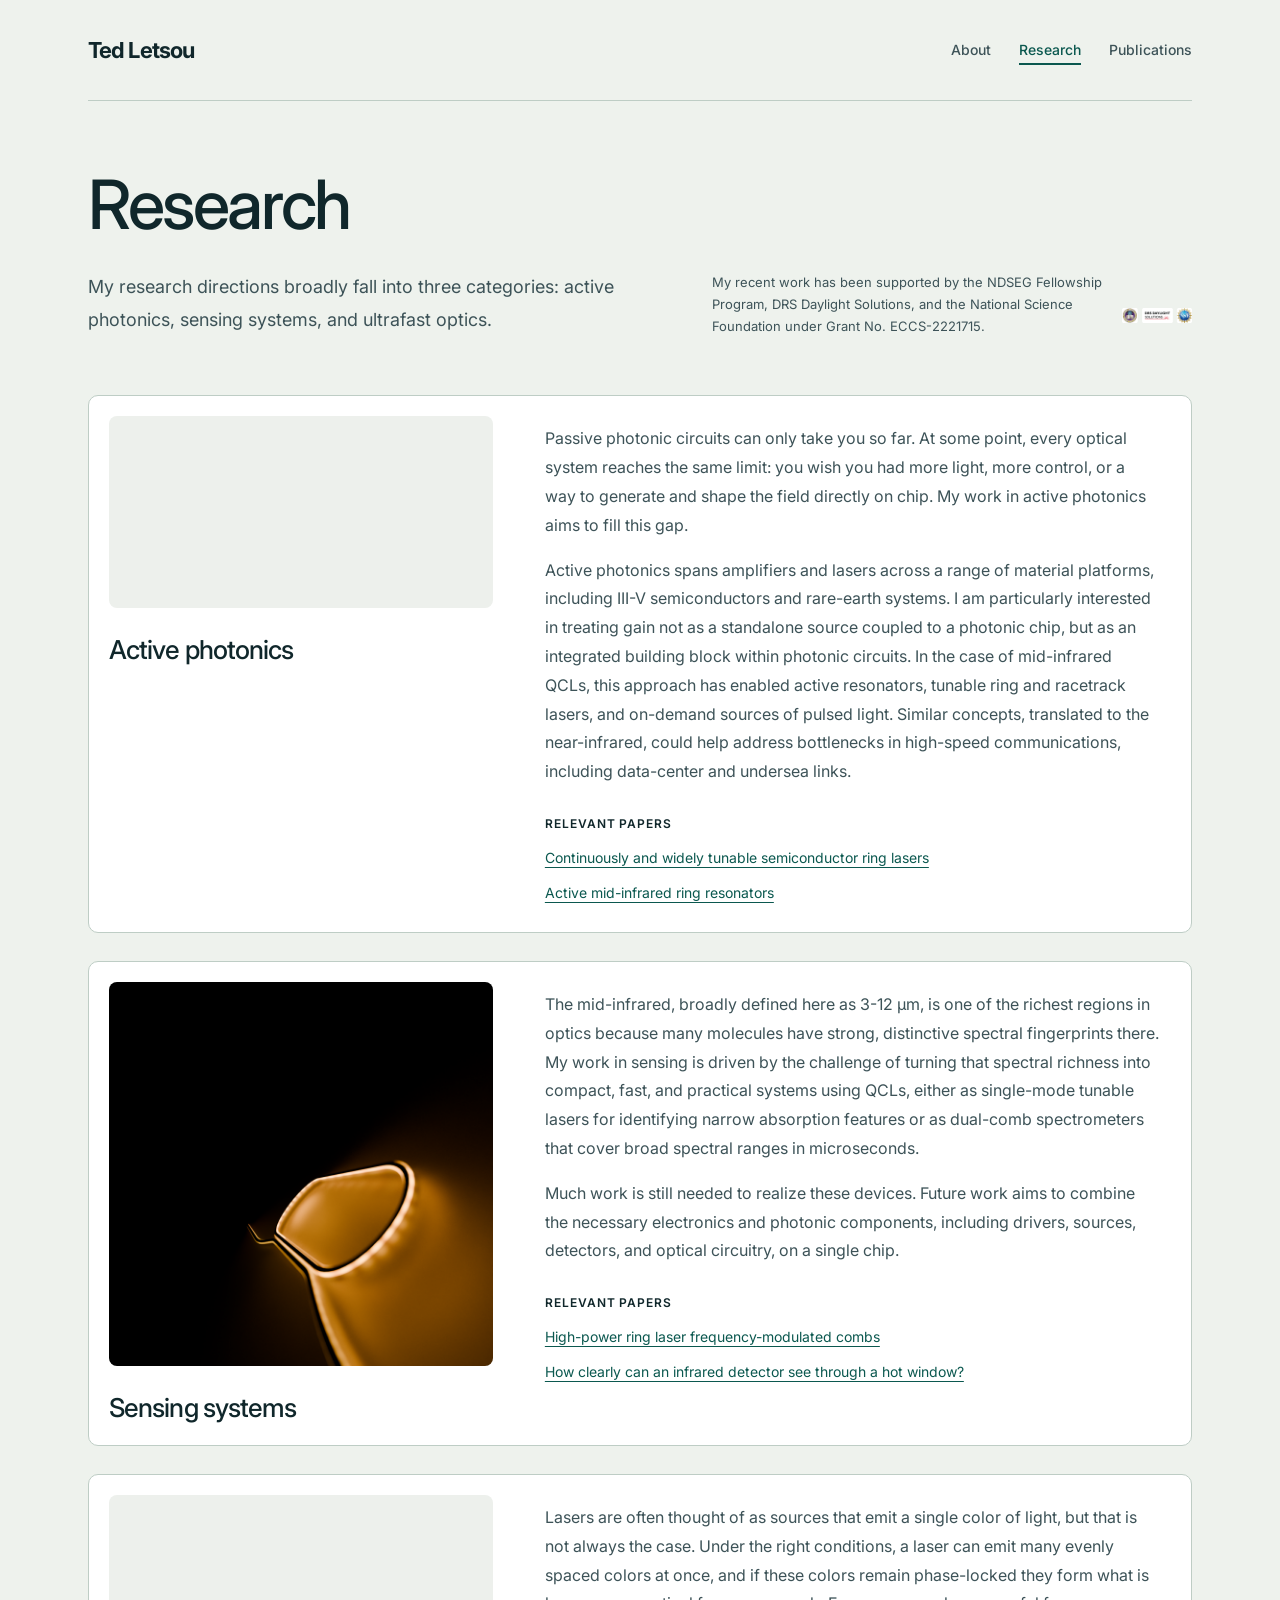
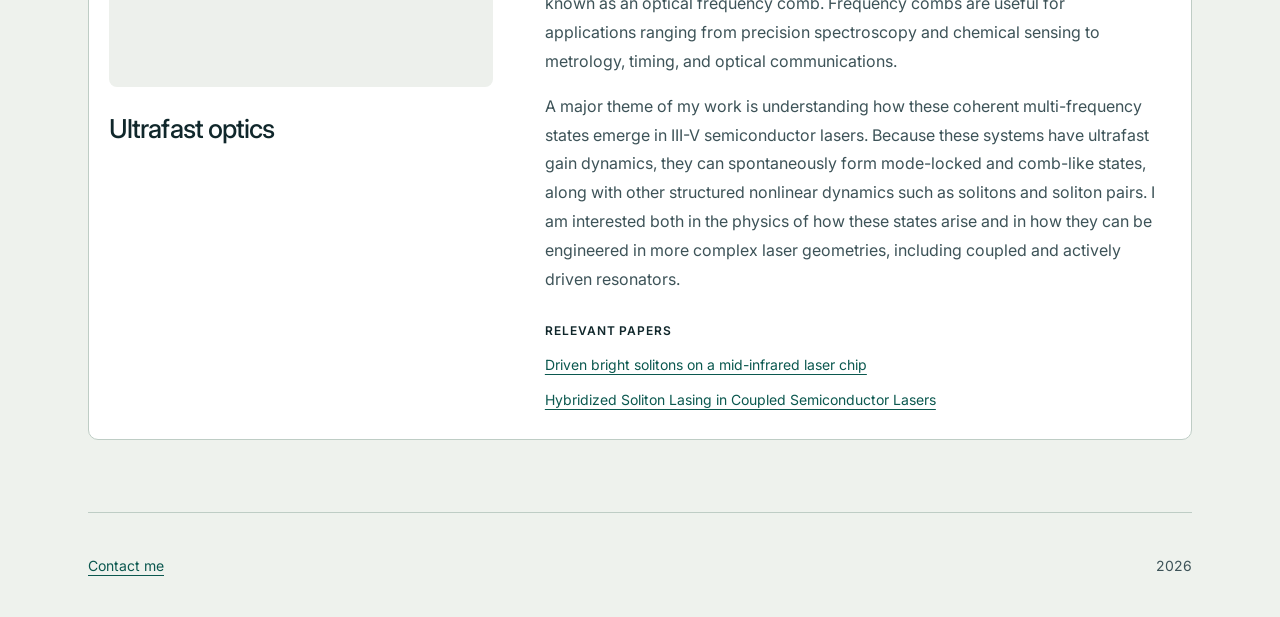
<file: research.html>
<!DOCTYPE html>
<html lang="en">
  <head>
    <meta charset="UTF-8" />
    <meta name="viewport" content="width=device-width, initial-scale=1.0" />
    <title>Ted Letsou | Research</title>
    <link rel="icon" type="image/svg+xml" href="./assets/favicon.svg" />
    <meta
      name="description"
      content="Research themes in active photonics, sensing systems, and ultrafast optics by Ted Letsou."
    />
    <link rel="preconnect" href="https://fonts.googleapis.com" />
    <link rel="preconnect" href="https://fonts.gstatic.com" crossorigin />
    <link
      href="https://fonts.googleapis.com/css2?family=Inter:wght@300;400;500;600;700;800&display=swap"
      rel="stylesheet"
    />
    <link rel="stylesheet" href="./styles.css?v=20261006b" />
  </head>
  <body class="content-page-body">
    <a class="skip-link" href="#main">Skip to content</a>
  <div class="page-shell">
      <header class="site-header">
        <div class="site-header__inner">
          <a class="brand" href="./index.html">Ted Letsou</a>

          <nav class="site-nav" aria-label="Primary">
            <a href="./about.html">About</a>
            <a href="./research.html" aria-current="page">Research</a>
            <a href="./publications.html">Publications</a>
          </nav>
        </div>
      </header>

      <main id="main" class="content-page content-page--feature">
        <section class="content-page__header content-page__header--compact">
          <h1 class="page-title">
            <span class="page-title__line">Research</span>
          </h1>
          <div class="research-header-grid">
            <p class="content-page__lead content-page__lead--wide">
              My research directions broadly fall into three categories: active photonics, sensing systems, and
              ultrafast optics.
            </p>
            <div class="research-support-block">
              <div class="research-support-row">
                <p class="content-page__lead research-support">
                  My recent work has been supported by the
                  <span>NDSEG Fellowship Program</span>,
                  <span>DRS Daylight Solutions</span>, and the
                  <span>National Science Foundation under Grant No. ECCS-2221715</span>.
                </p>
                <img class="research-support-logo" src="./assets/1.png" alt="Research support logo" />
              </div>
            </div>
          </div>
        </section>

        <section class="feature-grid feature-grid--overlay" aria-label="Research themes">
          <article class="publication-card feature-card js-feature-card">
            <div class="feature-card__surface">
              <video
                class="feature-card__image feature-card__video"
                src="./assets/ted0001-0120.mp4"
                autoplay
                muted
                loop
                playsinline
                preload="metadata"
                aria-label="Active photonics research video"
              ></video>
              <div class="feature-card__header">
                <h2>Active photonics</h2>
              </div>
            </div>
            <div class="feature-card__details">
              <p class="feature-card__text">
                Passive photonic circuits can only take you so far. At some point, every optical
                system reaches the same limit: you wish you had more light, more control, or a way
                to generate and shape the field directly on chip. My work in active photonics aims to
                fill this gap.
              </p>
              <p class="feature-card__text">
                Active photonics spans amplifiers and lasers across a range of material platforms, including
                III-V semiconductors and rare-earth systems. I am particularly interested in
                treating gain not as a standalone source coupled to a photonic chip, but as an integrated
                building block within photonic circuits. In the case of mid-infrared QCLs, this approach has
                enabled active resonators, tunable ring and racetrack lasers, and on-demand sources of pulsed
                light. Similar concepts, translated to the near-infrared, could help address bottlenecks in
                high-speed communications, including data-center and undersea links.
              </p>
              <p class="feature-card__papers-label">Relevant papers</p>
              <div class="feature-card__links">
                <a href="https://doi.org/10.1364/OPTICA.559884" target="_blank" rel="noreferrer">Continuously and widely tunable semiconductor ring lasers</a>
                <a href="https://doi.org/10.1038/s41467-023-44628-7" target="_blank" rel="noreferrer">Active mid-infrared ring resonators</a>
              </div>
            </div>
          </article>

          <article class="publication-card feature-card js-feature-card">
            <div class="feature-card__surface">
              <img class="feature-card__image" src="./assets/research-sensing.png" alt="Sensing systems research image" />
              <div class="feature-card__header">
                <h2>Sensing systems</h2>
              </div>
            </div>
            <div class="feature-card__details">
              <p class="feature-card__text">
                The mid-infrared, broadly defined here as 3-12 µm, is one of the richest regions in optics because
                many molecules have strong, distinctive spectral fingerprints there. My work in sensing is driven
                by the challenge of turning that spectral richness into compact, fast, and practical systems using
                QCLs, either as single-mode tunable lasers for identifying narrow absorption features or as
                dual-comb spectrometers that cover broad spectral ranges in microseconds.
              </p>
              <p class="feature-card__text">
                Much work is still needed to realize these devices. Future work aims to combine the necessary
                electronics and photonic components, including drivers, sources, detectors, and optical circuitry,
                on a single chip.
              </p>
              <p class="feature-card__papers-label">Relevant papers</p>
              <div class="feature-card__links">
                <a href="https://doi.org/10.1364/OPTICA.582100" target="_blank" rel="noreferrer">High-power ring laser frequency-modulated combs</a>
                <a href="https://doi.org/10.1063/5.0266983" target="_blank" rel="noreferrer">How clearly can an infrared detector see through a hot window?</a>
              </div>
            </div>
          </article>

          <article class="publication-card feature-card js-feature-card">
            <div class="feature-card__surface">
              <video
                class="feature-card__image feature-card__video"
                src="./assets/WhatsApp Video 2026-04-24 at 14.06.54.mp4"
                autoplay
                muted
                loop
                playsinline
                preload="metadata"
                aria-label="Ultrafast optics research video"
              ></video>
              <div class="feature-card__header">
                <h2>Ultrafast optics</h2>
              </div>
            </div>
            <div class="feature-card__details">
              <p class="feature-card__text">
                Lasers are often thought of as sources that emit a single color of light, but that is not always
                the case. Under the right conditions, a laser can emit many evenly spaced colors at once, and if
                these colors remain phase-locked they form what is known as an optical frequency comb.
                Frequency combs are useful for applications ranging from precision spectroscopy and chemical
                sensing to metrology, timing, and optical communications.
              </p>
              <p class="feature-card__text">
                A major theme of my work is understanding how these coherent multi-frequency states emerge in
                III-V semiconductor lasers. Because these systems have ultrafast gain dynamics, they can
                spontaneously form mode-locked and comb-like states, along with other structured nonlinear
                dynamics such as solitons and soliton pairs. I am interested both in the physics of how these
                states arise and in how they can be engineered in more complex laser geometries, including
                coupled and actively driven resonators.
              </p>
              <p class="feature-card__papers-label">Relevant papers</p>
              <div class="feature-card__links">
                <a href="https://doi.org/10.1038/s41586-025-08853-y" target="_blank" rel="noreferrer">Driven bright solitons on a mid-infrared laser chip</a>
                <a href="https://doi.org/10.1103/PhysRevLett.134.023802" target="_blank" rel="noreferrer">Hybridized Soliton Lasing in Coupled Semiconductor Lasers</a>
              </div>
            </div>
          </article>
        </section>
      </main>

      <footer class="site-footer">
        <a href="mailto:ted@letsou.net">Contact me</a>
        <p>2026</p>
      </footer>
    </div>

    <script src="./script.js?v=20261006b"></script>
  </body>
</html>
</file>
<file: styles.css>
:root{--ink:#10272b;--muted:#3d5358;--accent:#0b584f;--line:#becdc5;--paper:#eef2ed;--white:#fff;--radius:10px;font-family:Inter,-apple-system,BlinkMacSystemFont,"Segoe UI",sans-serif;color:var(--ink);background:var(--paper);font-synthesis:none}
*{box-sizing:border-box}body{margin:0;font-size:16px;line-height:1.65}button,select{font:inherit}button,a,select{-webkit-tap-highlight-color:transparent}button{color:inherit;cursor:pointer}a{color:var(--accent);text-underline-offset:4px}a:hover{text-decoration-thickness:2px}img,video{display:block;max-width:100%}h1,h2,p{margin-top:0}h1,h2{line-height:1.15;letter-spacing:-.035em}button h2{font-family:inherit}p:last-child{margin-bottom:0}[hidden],.is-hidden{display:none!important}:focus-visible{outline:3px solid #b05b29;outline-offset:5px}button,a,select{touch-action:manipulation}.skip-link{position:absolute;left:20px;top:-100px;z-index:10;background:white;padding:12px}.skip-link:focus{top:12px}
.page-shell{max-width:1200px;margin:auto;padding:0 48px;min-height:100svh;display:flex;flex-direction:column}.site-header{border-bottom:1px solid var(--line)}.site-header__inner{display:flex;align-items:center;justify-content:space-between;gap:24px;min-height:100px}.brand{font-size:22px;font-weight:700;letter-spacing:-.04em;color:var(--ink);text-decoration:none}.site-nav{display:flex;gap:28px}.site-nav a{display:flex;align-items:center;min-height:44px;color:var(--muted);font-size:14px;font-weight:500;text-decoration:none}.site-nav a[aria-current],.site-nav a:hover{color:var(--accent);text-decoration:underline;text-decoration-thickness:2px;text-underline-offset:8px}.site-footer{margin-top:auto;padding:30px 0;display:flex;justify-content:space-between;border-top:1px solid var(--line);font-size:14px;color:var(--muted)}.site-footer p{margin:0}.site-footer a{display:inline-flex;align-items:center;min-height:44px}.site-footer p{align-self:center}
.hero-wrap{padding:72px 0 64px}.hero{display:grid;grid-template-columns:1.2fr 1fr;gap:64px;align-items:center;margin-bottom:64px}.eyebrow,.content-page__eyebrow,.news-strip__label,.publication-card__meta{font-size:12px;font-weight:600;letter-spacing:.09em;text-transform:uppercase;color:var(--accent)}.eyebrow{margin-bottom:24px}.hero h1{font-size:clamp(46px,6.4vw,80px);font-weight:600;margin-bottom:24px;letter-spacing:-.065em}.hero__title-line{display:block}.hero__lead{font-size:20px;color:var(--muted);max-width:400px;line-height:1.6}.hero__links{display:flex;flex-wrap:wrap;gap:10px;margin:28px 0 36px}.hero__links a{border:1px solid var(--line);border-radius:8px;padding:10px 18px;background:white;text-decoration:none;font-size:14px;font-weight:500}.hero__links a:hover{border-color:var(--accent)}.hero__stats{display:flex;gap:32px;padding-top:24px;border-top:1px solid var(--line)}.hero__stats div{display:flex;flex-direction:column}.hero__stats strong{font-size:15px}.hero__stats span{font-size:12px;color:var(--muted)}.portrait-ring{border-radius:12px;overflow:hidden;background:#e6eae2}.portrait-image{width:100%;aspect-ratio:4/5;object-fit:cover;object-position:center}
.news-strip{padding:28px;background:white;border:1px solid var(--line);border-radius:var(--radius)}.news-strip--featured{background:#dce9dc;border-color:#a9c2ad;padding:32px 36px}.news-strip--featured h2{max-width:800px;font-size:clamp(23px,3vw,32px);font-weight:500}.news-strip__text{font-size:17px;line-height:1.55}.news-strip__link{display:inline-block;padding:8px 0;font-size:14px;font-weight:600}.news-strip p:not(.news-strip__label){color:var(--muted)}
.content-page{padding:64px 0 72px}.content-page__header{margin-bottom:36px}.page-title{font-size:clamp(40px,6vw,68px);font-weight:500;margin:0 0 28px;overflow-wrap:anywhere}.content-page__lead{max-width:760px;font-size:18px;line-height:1.8;color:var(--muted);margin-bottom:22px}.about-intro{display:grid;grid-template-columns:minmax(0,1.7fr) minmax(0,1fr);gap:56px;margin-bottom:64px}.about-intro__image{border-radius:var(--radius);width:100%;height:auto}.research-header-grid{display:grid;grid-template-columns:1.2fr 1fr;gap:48px}.research-support-row{display:flex;gap:16px;align-items:center}.research-support{font-size:13px;line-height:1.7}.research-support-logo{width:70px;height:70px;object-fit:contain}.news-carousel__track{display:grid;grid-template-columns:repeat(2,minmax(0,1fr));gap:20px}.news-carousel__item:first-child{grid-column:1/-1}.news-card__surface{background:none;border:0;padding:0;text-align:left;width:100%}.news-card__cover{max-height:400px;width:auto;margin:20px auto;object-fit:contain}.news-card__footer{display:flex;justify-content:space-between;gap:12px;align-items:center}
.publication-controls{display:flex;justify-content:space-between;flex-wrap:wrap;gap:20px;border-bottom:1px solid var(--line);padding:10px 0 24px}.publication-controls__themes{display:flex;flex-wrap:wrap;gap:8px}.publication-filter,.publication-year-select{border:1px solid var(--line);border-radius:8px;padding:10px 16px;background:white;min-height:44px;font-size:14px}.publication-filter.is-active{background:var(--ink);border-color:var(--ink);color:white}.publication-controls__year{display:flex;gap:10px;align-items:center;font-size:14px}.publication-status{font-size:13px;color:var(--muted);margin:18px 0}.publication-grid{display:grid;grid-template-columns:repeat(2,minmax(0,1fr));gap:20px;align-items:start}.publication-card{min-width:0;background:var(--white);border:1px solid var(--line);border-radius:var(--radius);overflow:hidden}.publication-card__surface{border:0;background:none;text-align:left;width:100%;padding:28px 28px 12px}.publication-card h2{font-size:23px;line-height:1.35;font-weight:500;overflow-wrap:anywhere;margin-bottom:16px}.publication-card__meta{font-size:11px;letter-spacing:.06em;margin-bottom:14px}.publication-card__authors{font-size:14px;line-height:1.7;color:var(--muted);margin:0}.publication-card__details{padding:8px 28px}.publication-card__abstract{font-size:15px;color:var(--muted);line-height:1.75}.publication-card__footer{display:flex;align-items:center;justify-content:space-between;gap:12px;padding:16px 28px 22px}.publication-card__link{font-size:14px;font-weight:500;padding:8px 0}.publication-card__toggle,.news-card__toggle{background:var(--paper);border:1px solid var(--line);border-radius:8px;width:44px;height:44px;flex-shrink:0;font-size:22px}.publication-card.is-open{border-color:var(--accent)}
.feature-grid{display:grid;gap:28px}.feature-card{display:grid;grid-template-columns:minmax(0,1fr) minmax(0,1.6fr);align-items:start}.feature-card__surface{background:none;border:0;padding:0;text-align:left;cursor:default}.feature-card__image{width:100%;aspect-ratio:4/3;object-fit:cover;background:#edf0ec}.feature-card__header{padding:24px}.feature-card__header h2{font-size:28px;margin:0}.feature-card__details{padding:28px 32px}.feature-card__text{font-size:16px;line-height:1.8;color:var(--muted)}.feature-card__papers-label{font-size:12px;font-weight:600;text-transform:uppercase;letter-spacing:.08em;margin-top:28px}.feature-card__links{display:grid;gap:12px}.feature-card__links a{font-size:14px}.gallery-empty{padding:40px;border:1px solid var(--line);border-radius:var(--radius)}
@media(max-width:900px){.page-shell{padding:0 28px}.hero{gap:32px}.hero h1{font-size:60px}.hero__stats{gap:24px}.research-header-grid{grid-template-columns:1fr;gap:0}.feature-card{grid-template-columns:1fr 1.3fr}.feature-card__details{padding:24px}.about-intro{gap:28px}}
@media(max-width:600px){.page-shell{padding:0 20px}.site-header__inner{align-items:flex-start;flex-direction:column;gap:8px;padding:20px 0 12px}.brand{font-size:21px}.site-nav{width:100%;justify-content:space-between;gap:16px}.site-nav a{font-size:14px}.hero-wrap,.content-page{padding:36px 0 44px}.hero{grid-template-columns:1fr;gap:32px;margin-bottom:36px}.hero h1{font-size:clamp(44px,12vw,68px)}.eyebrow{font-size:11px;margin-bottom:18px}.hero__lead{font-size:18px}.hero__links{margin:24px 0;gap:8px}.hero__links a{padding:10px 14px}.hero__stats{justify-content:space-between;gap:12px}.hero__visual{max-width:360px;width:100%;justify-self:center}.portrait-image{aspect-ratio:1/1;object-position:center 35%}.portrait-ring{border-radius:var(--radius)}.news-strip,.news-strip--featured{padding:24px}.about-intro,.publication-grid,.news-carousel__track,.feature-card{grid-template-columns:1fr}.about-intro{gap:24px;margin-bottom:40px}.about-intro__visual{max-width:340px}.content-page__lead{font-size:16px}.publication-card__surface{padding:24px 24px 12px}.publication-card__footer{padding:12px 24px 20px}.publication-card__details{padding:8px 24px}.publication-card h2{font-size:21px}.publication-controls{gap:16px}.publication-controls__themes{gap:6px}.publication-filter{padding:9px 12px;font-size:13px}.feature-card__header{padding-bottom:0}.feature-card__details{padding:24px}.feature-card__text{font-size:16px}.site-footer{padding:20px 0}}
@media(prefers-reduced-motion:reduce){*,*::before,*::after{scroll-behavior:auto!important;animation:none!important;transition:none!important}}

/* Refined media framing, compact cards, and responsive type animation. */
.hero__copy{min-width:0}/* Fixed line boxes isolate changing font metrics from the surrounding layout. */
.hero__title-line{display:flex;align-items:flex-start;white-space:nowrap;height:1.15em;line-height:1.15}
.scramble-char{display:block;flex:none;height:1.15em;line-height:1.15;text-align:center;letter-spacing:0}
.scramble-space{display:block;flex:none;width:.24em;height:1.15em}
.portrait-ring{border-radius:12px}.portrait-image{aspect-ratio:auto;height:auto;object-fit:contain}
.feature-card__surface{padding:20px}.feature-card__image{aspect-ratio:auto;height:auto;object-fit:contain;border-radius:8px}.feature-card__header{padding:24px 0 0}.feature-card__header h2{font-size:26px}
.news-section-title{font-size:30px;font-weight:500}.news-archive-title{grid-column:1/-1;font-size:20px;font-weight:500;margin:20px 0 0}.news-carousel__track{align-items:start}
.publication-grid{grid-template-columns:repeat(3,minmax(0,1fr));gap:16px}
.publication-grid>.publication-card{display:flex;flex-direction:column;min-height:var(--publication-card-height,0px)}
.publication-card__surface{padding:20px 20px 10px}.publication-grid h2{font-size:19px;line-height:1.35;margin-bottom:14px}.publication-card__authors{font-size:13px}.publication-card__details{padding:8px 20px}.publication-card__footer{margin-top:auto;padding:12px 20px 18px}.publication-card__abstract{font-size:14px}.publication-card__meta{font-size:10px}.publication-year-select{min-width:154px;min-height:48px;padding:10px 36px 10px 16px}.contribution-note{font-size:13px;color:var(--muted);margin:16px 0 0}.publication-status{margin:10px 0 18px}
@media(max-width:1000px){.publication-grid{grid-template-columns:repeat(2,minmax(0,1fr))}}
@media(max-width:600px){.publication-grid{grid-template-columns:1fr}.feature-card__surface{padding:16px 16px 0}.feature-card__header{padding:20px 8px 0}.publication-grid h2{font-size:20px}.publication-controls__year{width:100%;justify-content:space-between}.publication-year-select{min-width:180px}.news-section-title{font-size:26px}}

/* Earlier news: compact, evenly sized cards in a responsive three-column grid. */
.news-carousel__track{grid-template-columns:repeat(3,minmax(0,1fr));gap:16px;align-items:start}
.news-carousel__item:not(.news-strip--featured){display:flex;flex-direction:column;min-width:0;min-height:var(--news-card-height,260px);padding:22px;border-radius:8px}
.news-carousel__item:not(.news-strip--featured) .news-strip__text{font-size:15px;line-height:1.65;margin-bottom:20px}
.news-carousel__item:not(.news-strip--featured) .news-strip__label{font-size:11px;letter-spacing:.065em;margin-bottom:14px}
.news-carousel__item:not(.news-strip--featured)>.news-strip__link,.news-card__footer{margin-top:auto}
.news-card__footer{align-items:flex-end;gap:10px}
.news-carousel__item:not(.news-strip--featured) .news-strip__link{font-size:13px;line-height:1.5}
.news-card__cover{display:block;width:100%;height:auto;max-height:none;object-fit:contain;margin:16px 0 20px;border-radius:4px}
.news-card__details{flex:none}.news-card{overflow:hidden}
@media(max-width:1000px){.news-carousel__track{grid-template-columns:repeat(2,minmax(0,1fr))}}
@media(max-width:600px){.news-carousel__track{grid-template-columns:1fr}.news-carousel__item:not(.news-strip--featured){padding:22px}}

/* Keep the navigation steady while page content softly fades between documents. */
@view-transition{navigation:auto}
.site-header{view-transition-name:site-header}
main{view-transition-name:page-content}
::view-transition-group(site-header),::view-transition-group(page-content){animation:none}
::view-transition-old(site-header),::view-transition-new(site-header){animation:none;mix-blend-mode:normal}
::view-transition-old(root),::view-transition-new(root){animation-duration:220ms}
::view-transition-old(page-content){animation:page-content-out 140ms ease-out both;mix-blend-mode:normal}
::view-transition-new(page-content){animation:page-content-in 280ms cubic-bezier(.22,1,.36,1) both;mix-blend-mode:normal}
@keyframes page-content-out{to{opacity:0}}
@keyframes page-content-in{from{opacity:0;transform:translateY(8px)}to{opacity:1;transform:translateY(0)}}
@media(prefers-reduced-motion:reduce){::view-transition-group(*),::view-transition-old(*),::view-transition-new(*){animation:none!important}}
</file>
